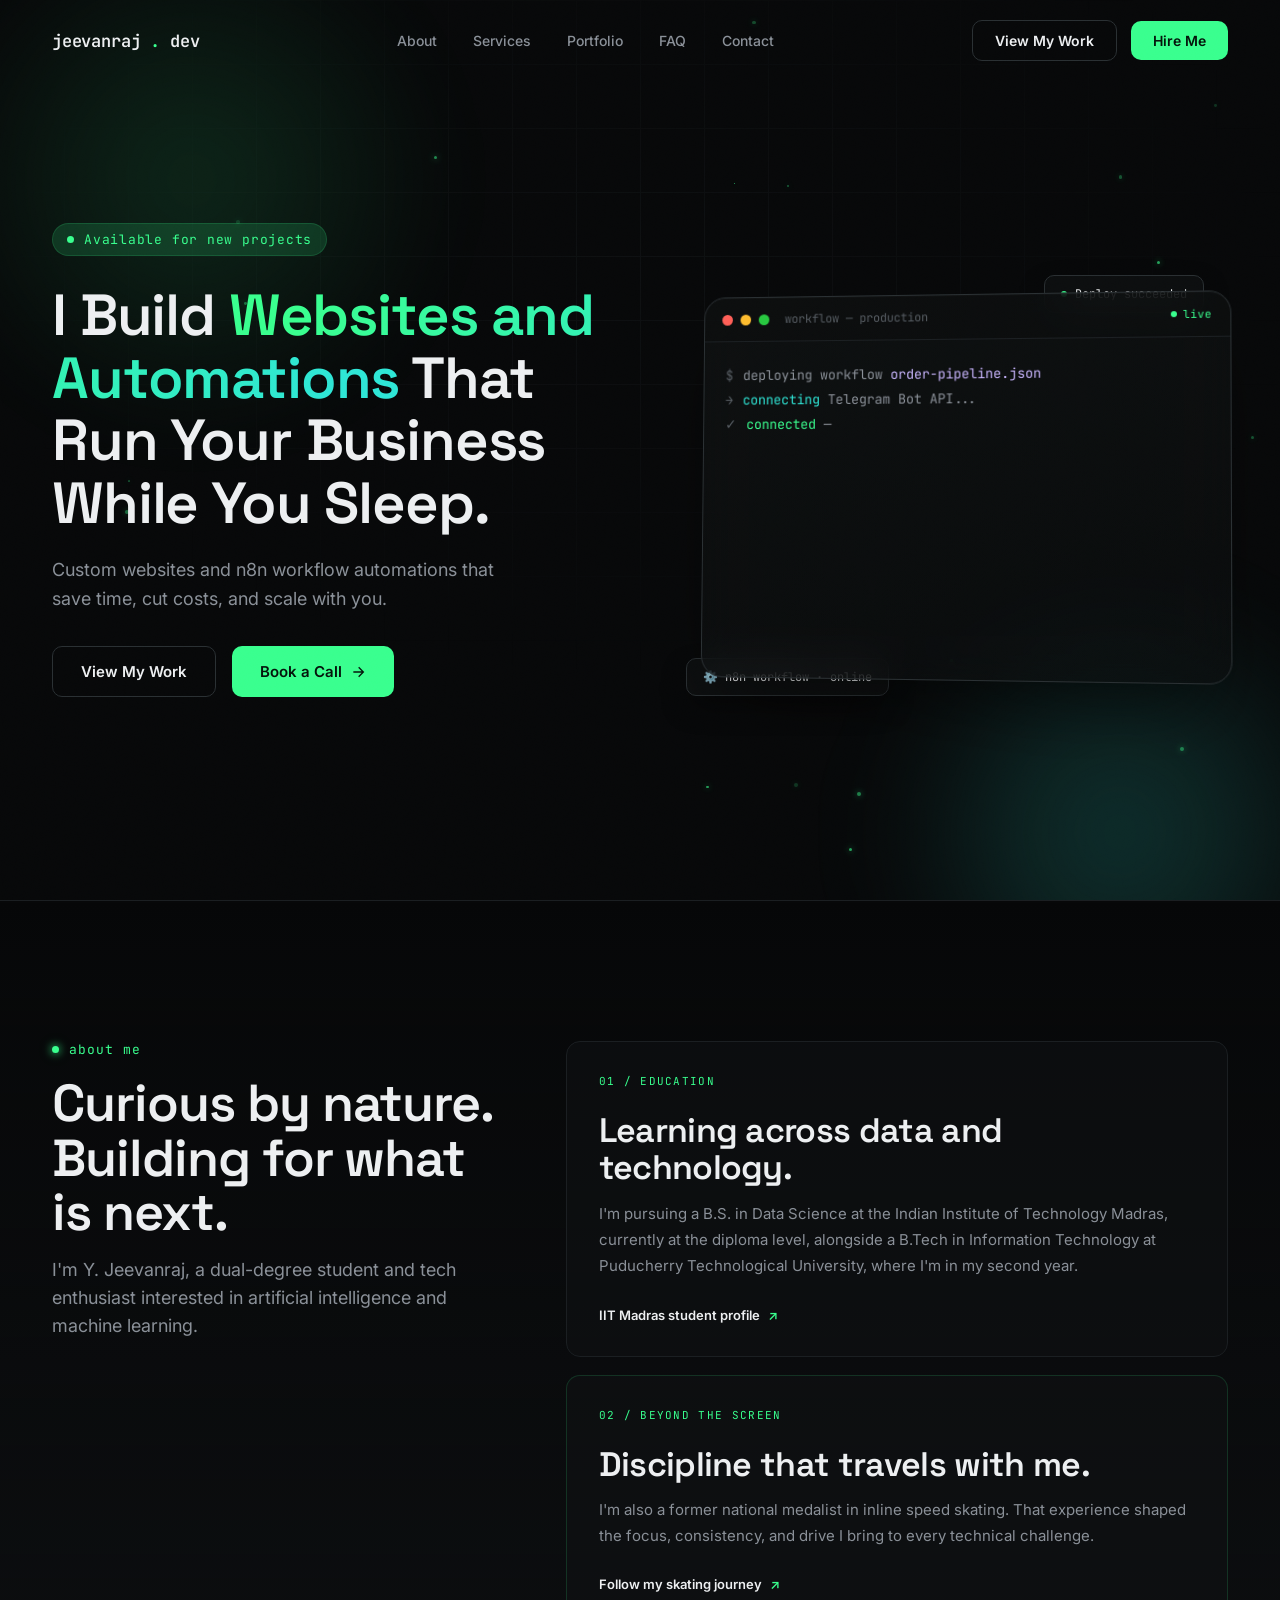
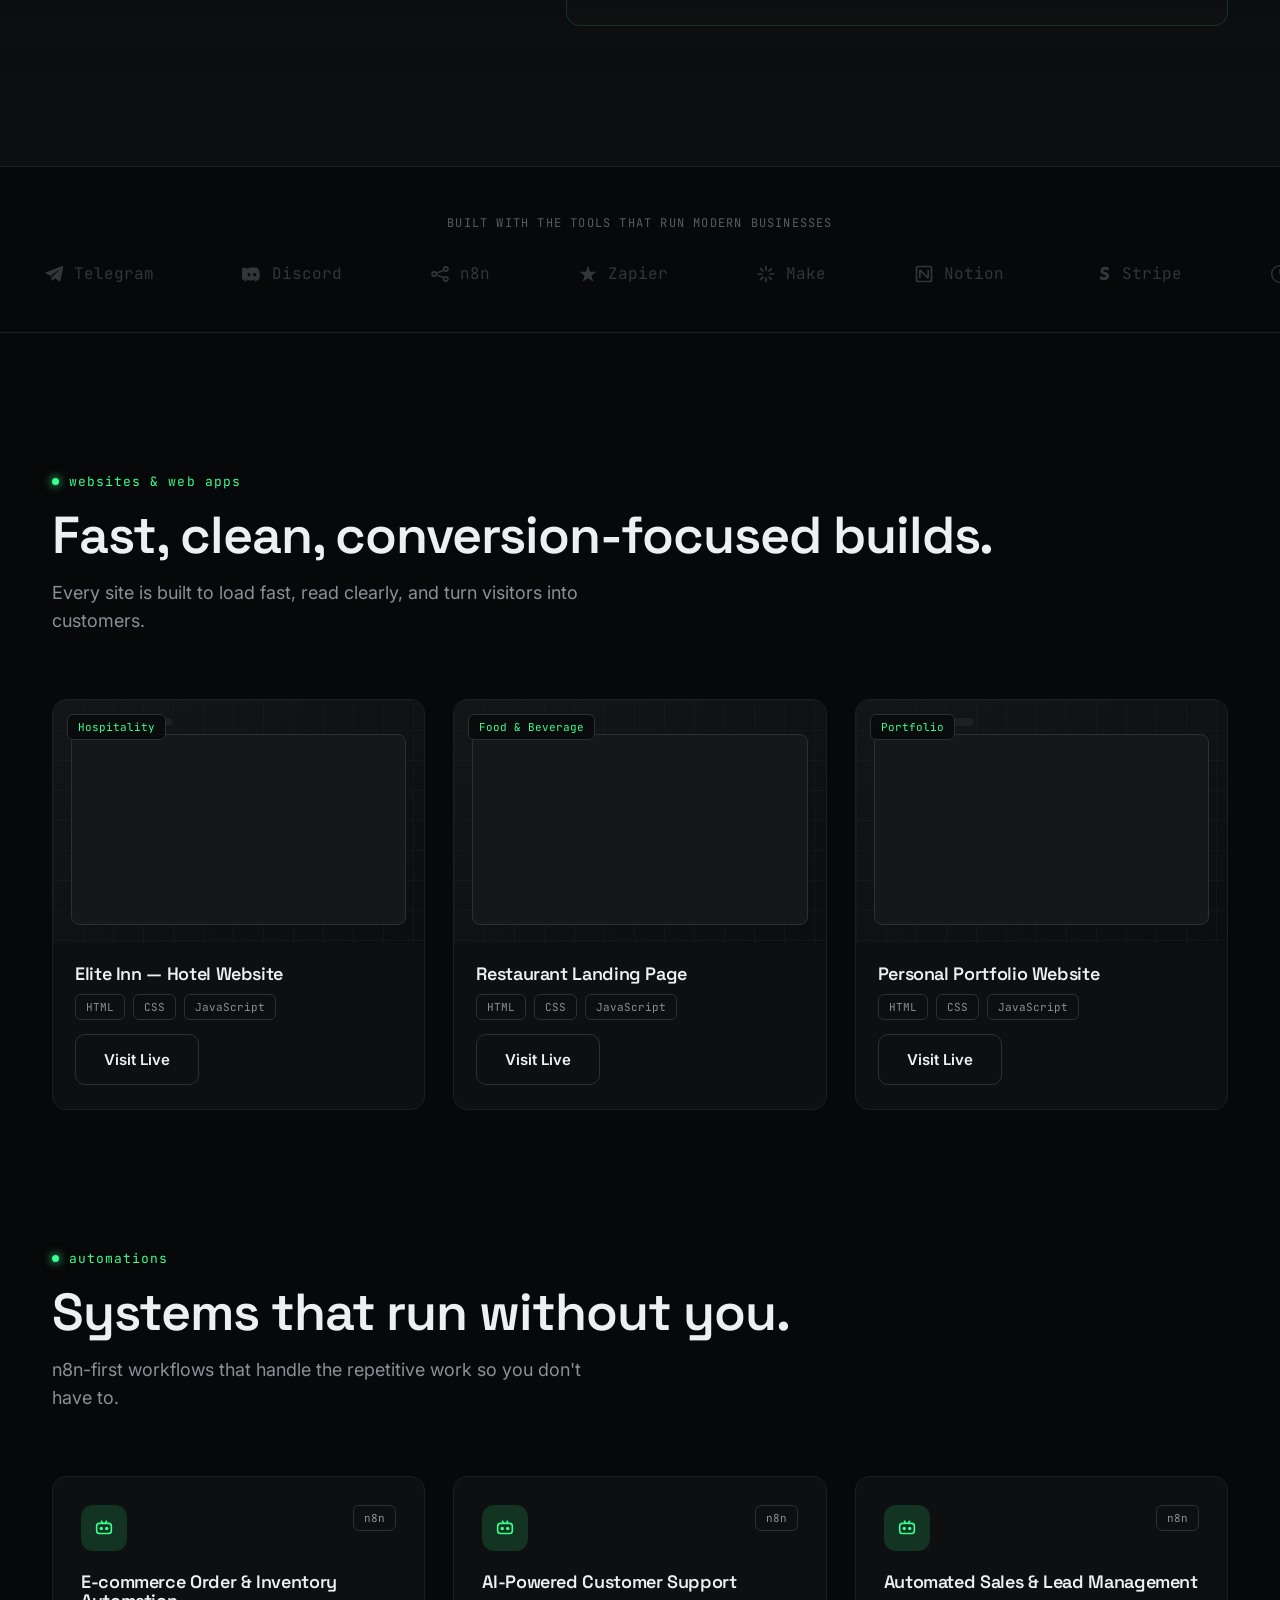
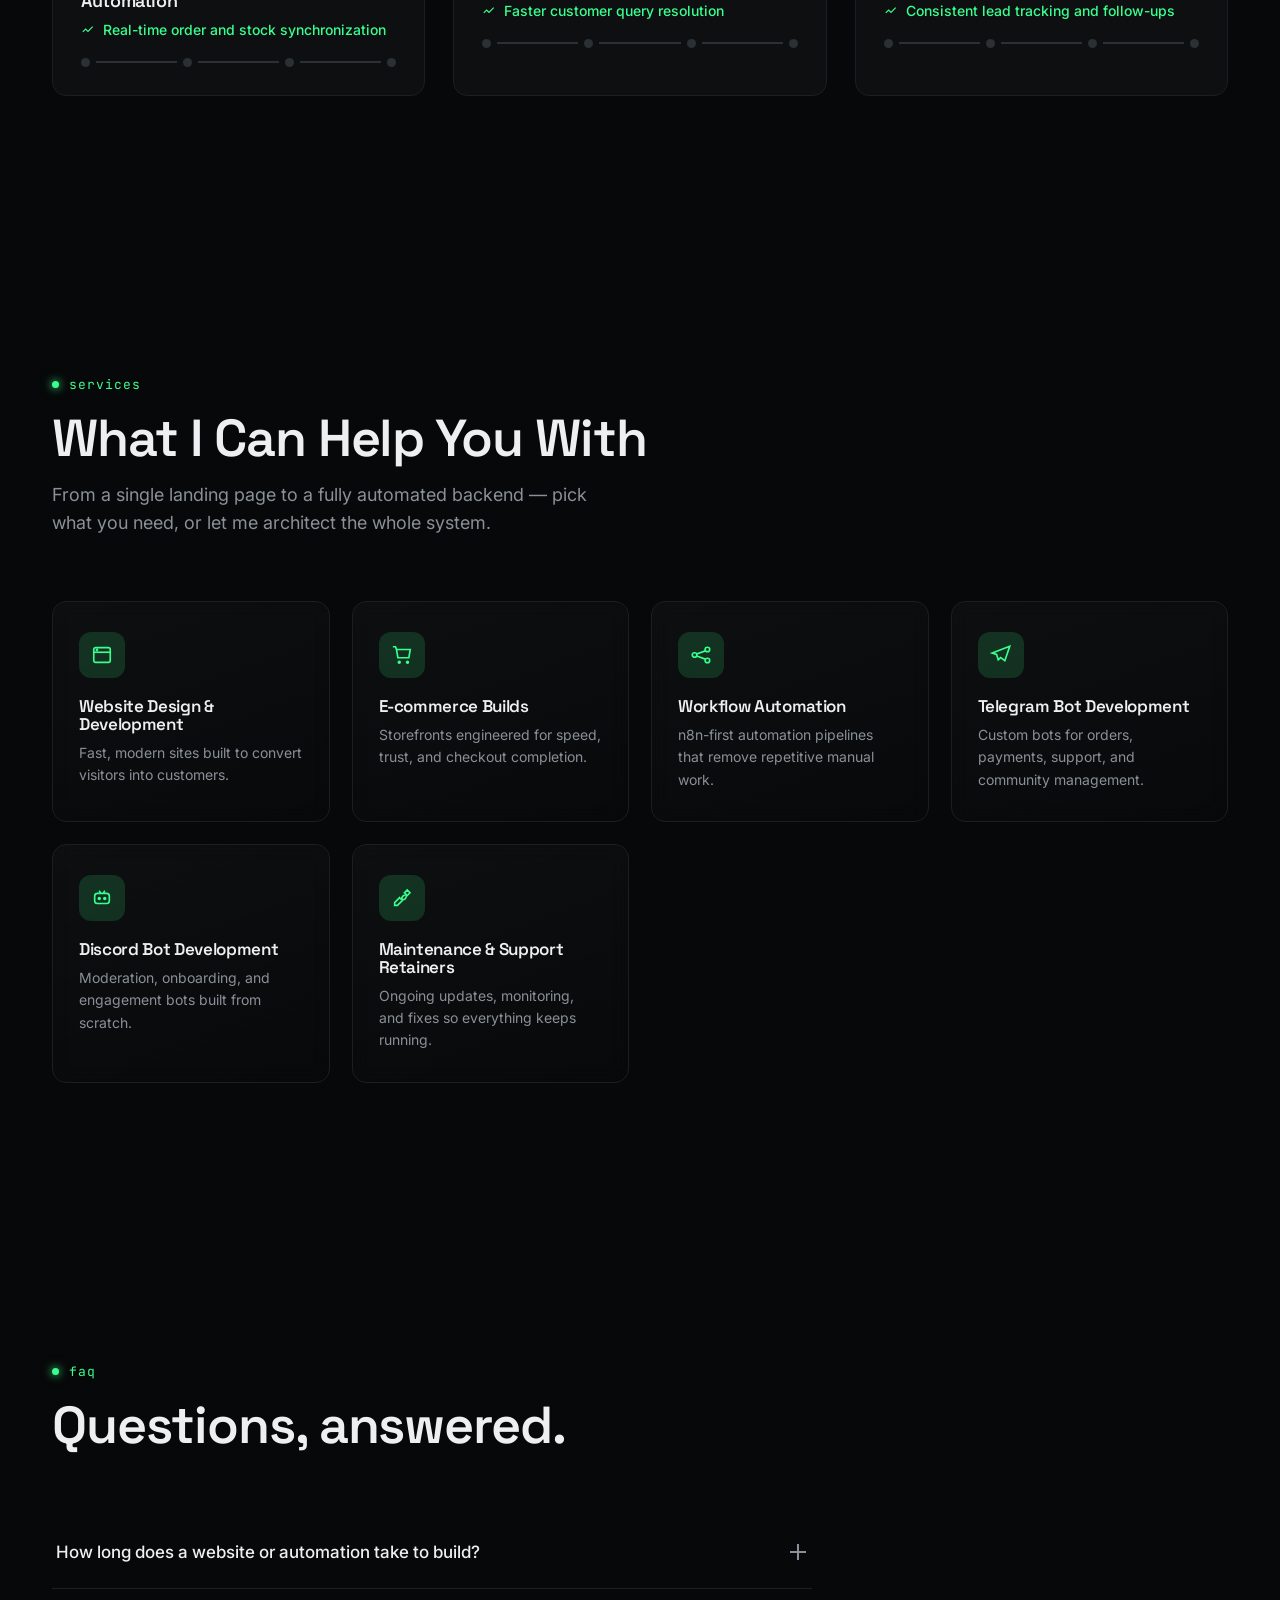
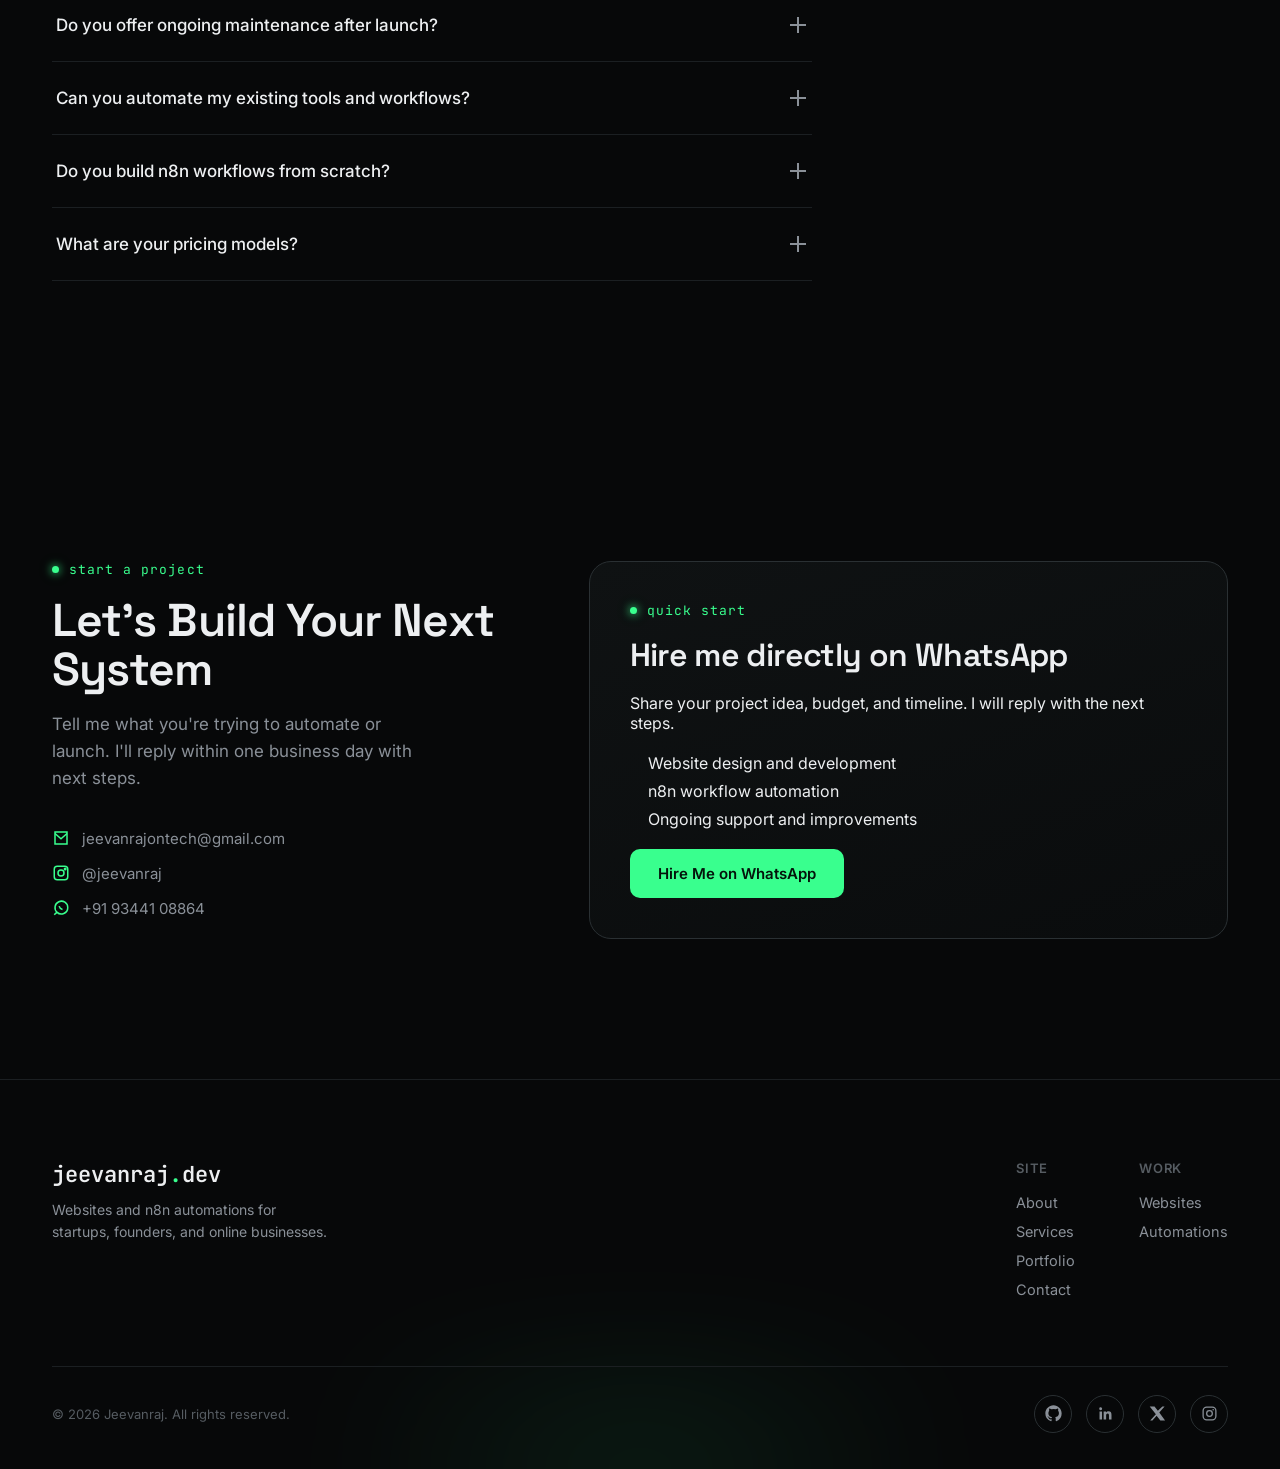
<file: index.html>
<!DOCTYPE html>
<html lang="en">

<head>
  <meta charset="UTF-8">
  <meta name="viewport" content="width=device-width, initial-scale=1.0">
  <title>Jeevanraj — Websites & Automations That Run Your Business</title>
  <meta name="description"
    content="Jeevanraj builds production websites and n8n workflow automations for startups and online businesses.">
  <link rel="preconnect" href="https://fonts.googleapis.com">
  <link rel="preconnect" href="https://fonts.gstatic.com" crossorigin>
  <link
    href="https://fonts.googleapis.com/css2?family=Space+Grotesk:wght@400;500;600;700&family=Inter:wght@400;500;600;700;800&family=JetBrains+Mono:wght@400;500;600&display=swap"
    rel="stylesheet">
  <link rel="stylesheet" href="style.css">

</head>

<body>
  <div class="grain"></div>
  <div class="cursor-glow" id="cursorGlow"></div>

  <nav class="nav" id="nav">
    <div class="container nav-inner">
      <a href="#hero" class="logo">jeevanraj<span class="dot">.</span>dev</a>
      <div class="nav-links">
        <a href="#about">About</a>
        <a href="#services">Services</a>
        <a href="#websites">Portfolio</a>
                <a href="#faq">FAQ</a>
        <a href="#contact">Contact</a>
      </div>
      <div class="nav-cta">
        <a href="#websites" class="btn btn-secondary">View My Work</a>
        <a href="https://wa.me/919344108864" target="_blank" rel="noopener" class="btn btn-primary magnetic">Hire Me</a>
      </div>
      <button class="nav-toggle" id="navToggle" aria-label="Toggle menu">
        <span></span><span></span><span></span>
      </button>
    </div>
  </nav>

  <div class="mobile-menu" id="mobileMenu">
    <a href="#about">About</a>
    <a href="#services">Services</a>
    <a href="#websites">Portfolio</a>
        <a href="#faq">FAQ</a>
    <a href="#contact">Contact</a>
  </div>

  <section class="hero" id="hero">
    <div class="hero-grid-bg"></div>
    <div class="hero-glow-1"></div>
    <div class="hero-glow-2"></div>
    <div id="particleField"></div>
    <div class="container hero-inner">
      <div>
        <div class="hero-eyebrow"><span class="pulse"></span> Available for new projects</div>
        <h1>I Build <span class="grad">Websites and Automations</span> That Run Your Business While You Sleep.
        </h1>
        <p class="hero-sub">Custom websites and n8n workflow automations that save time, cut costs, and scale with you.</p>
        <div class="hero-actions">
          <a href="#websites" class="btn btn-secondary magnetic">View My Work</a>
          <a href="#contact" class="btn btn-primary magnetic">Book a Call
            <svg viewBox="0 0 24 24" fill="none" stroke="currentColor" stroke-width="2">
              <path d="M5 12h14M13 5l7 7-7 7" />
            </svg>
          </a>
        </div>
      </div>

      <div class="terminal-wrap">
        <div class="terminal-float-tag t1"><span class="dot-live"></span>Deploy succeeded</div>
        <div class="terminal-float-tag t2">⚙️ n8n workflow · online</div>
        <div class="terminal">
          <div class="terminal-bar">
            <span class="terminal-dot" style="background:#FF5F57;"></span>
            <span class="terminal-dot" style="background:#FEBC2E;"></span>
            <span class="terminal-dot" style="background:#28C840;"></span>
            <span class="terminal-title">workflow — production</span>
            <span class="terminal-status"><span class="dot-live"></span>live</span>
          </div>
          <div class="terminal-body" id="terminalBody"></div>
        </div>
      </div>
    </div>
  </section>

  <!-- ABOUT -->
  <section class="about-section" id="about">
    <div class="container about-inner">
      <div class="section-head reveal">
        <div class="eyebrow">about me</div>
        <h2 class="section-title">Curious by nature. Building for what is next.</h2>
        <p class="section-sub">I'm Y. Jeevanraj, a dual-degree student and tech enthusiast interested in artificial intelligence and machine learning.</p>
      </div>
      <div class="about-content reveal-stagger">
        <article class="about-card">
          <div class="about-card-label">01 / education</div>
          <h3>Learning across data and technology.</h3>
          <p>I'm pursuing a B.S. in Data Science at the Indian Institute of Technology Madras, currently at the diploma level, alongside a B.Tech in Information Technology at Puducherry Technological University, where I'm in my second year.</p>
          <div class="about-links">
            <a href="https://app.onlinedegree.iitm.ac.in/student/25F2002175#" target="_blank" rel="noopener">IIT Madras student profile <span>↗</span></a>
          </div>
        </article>
        <article class="about-card about-card-accent">
          <div class="about-card-label">02 / beyond the screen</div>
          <h3>Discipline that travels with me.</h3>
          <p>I'm also a former national medalist in inline speed skating. That experience shaped the focus, consistency, and drive I bring to every technical challenge.</p>
          <div class="about-links">
            <a href="https://instagram.com/jeevansk8er_601" target="_blank" rel="noopener">Follow my skating journey <span>↗</span></a>
          </div>
        </article>
      </div>
    </div>
  </section>

  <!-- TRUST BAR -->
  <section class="trust-bar">
    <div class="container">
      <div class="trust-label">Built with the tools that run modern businesses</div>
    </div>
    <div class="marquee-track" id="marqueeTrack"></div>
  </section>

  <!-- LIGHTBOX -->
  <div class="lightbox" id="lightbox">
    <button class="lightbox-close" id="lightboxClose" aria-label="Close">
      <svg viewBox="0 0 24 24" fill="none" stroke="currentColor" stroke-width="2">
        <path d="M6 6l12 12M18 6L6 18" />
      </svg>
    </button>
    <div class="lightbox-content" id="lightboxContent"></div>
  </div>

  <!-- WEBSITE PORTFOLIO -->
  <section class="portfolio-section" id="websites">
    <div class="container">
      <div class="section-head reveal">
        <div class="eyebrow">websites & web apps</div>
        <h2 class="section-title">Fast, clean, conversion-focused builds.</h2>
        <p class="section-sub">Every site is built to load fast, read clearly, and turn visitors into customers.</p>
      </div>
      <div class="portfolio-grid reveal-stagger" id="websiteGrid"></div>
    </div>
  </section>

  <!-- AUTOMATION PORTFOLIO -->
  <section class="portfolio-section" id="automations" style="padding-top:0;">
    <div class="container">
      <div class="section-head reveal">
        <div class="eyebrow">automations</div>
        <h2 class="section-title">Systems that run without you.</h2>
        <p class="section-sub">n8n-first workflows that handle the repetitive work so you don't have to.</p>
      </div>
      <div class="portfolio-grid reveal-stagger" id="botGrid"></div>
    </div>
  </section>

  <!-- RESULTS (hidden for now)
  <section class="results" id="results">
    <div class="results-glow"></div>
    <div class="container">
      <div class="section-head reveal" style="text-align:center; margin:0 auto 64px;">
        <div class="eyebrow" style="justify-content:center;">results that matter</div>
        <h2 class="section-title">The numbers behind the work.</h2>
      </div>
      <div class="results-grid reveal-stagger">
        <div class="result-card">
          <div class="result-num"><span class="count-up" data-target="100">0</span>+</div>
          <div class="result-label">Projects Completed</div>
        </div>
        <div class="result-card">
          <div class="result-num"><span class="count-up" data-target="30">0</span>+</div>
          <div class="result-label">Bots & Automations Shipped</div>
        </div>
        <div class="result-card">
          <div class="result-num"><span class="count-up" data-target="97">0</span>%</div>
          <div class="result-label">Client Satisfaction</div>
        </div>
        <div class="result-card">
          <div class="result-num"><span class="count-up" data-target="3">0</span>+</div>
          <div class="result-label">Years Building</div>
        </div>
      </div>
    </div>
  </section>
  -->

  <!-- SERVICES -->
  <section class="services" id="services">
    <div class="container">
      <div class="section-head reveal">
        <div class="eyebrow">services</div>
        <h2 class="section-title">What I Can Help You With</h2>
        <p class="section-sub">From a single landing page to a fully automated backend — pick what you need, or let me
          architect the whole system.</p>
      </div>
      <div class="services-grid reveal-stagger" id="servicesGrid"></div>
    </div>
  </section>

  <!-- FAQ -->
  <section class="faq" id="faq">
    <div class="container">
      <div class="section-head reveal">
        <div class="eyebrow">faq</div>
        <h2 class="section-title">Questions, answered.</h2>
      </div>
      <div class="faq-list reveal" id="faqList"></div>
    </div>
  </section>

  <!-- CONTACT -->
  <section class="contact" id="contact">
    <div class="container contact-inner">
      <div class="contact-info reveal">
        <div class="eyebrow">start a project</div>
        <h2>Let's Build Your Next System</h2>
        <p>Tell me what you're trying to automate or launch. I'll reply within one business day with next steps.</p>
        <div class="contact-direct">
          <a href="mailto:jeevanrajontech@gmail.com">
            <svg viewBox="0 0 24 24" fill="none" stroke="currentColor" stroke-width="2">
              <path d="M4 4h16v16H4V4z" />
              <path d="M4 6l8 7 8-7" />
            </svg>
            jeevanrajontech@gmail.com
          </a>
          <a href="https://instagram.com/jeevanraj_601" target="_blank" rel="noopener">
            <svg viewBox="0 0 24 24" fill="none" stroke="currentColor" stroke-width="2">
              <rect x="3" y="3" width="18" height="18" rx="4" />
              <circle cx="12" cy="12" r="4" />
              <circle cx="17.5" cy="6.5" r="1" />
            </svg>
            @jeevanraj
          </a>

          <a href="https://wa.me/919344108864" target="_blank" rel="noopener">
            <svg viewBox="0 0 24 24" fill="none" stroke="currentColor" stroke-width="2">
              <path d="M21 11.5a8.5 8.5 0 0 1-14.5 6L3 21l3.8-3.3A8.5 8.5 0 1 1 21 11.5z" />
              <path d="M9.5 9.5c.5 2 2.5 4 4.5 4.5" />
            </svg>
            +91 93441 08864
          </a>
        </div>
      </div>

      <div class="form-card reveal" id="formCard">
        <div style="display:grid; gap:20px;">
          <div class="eyebrow" style="margin-bottom:0;">quick start</div>
          <h3 style="margin:0; font-size:clamp(1.4rem,2.6vw,2rem);">Hire me directly on WhatsApp</h3>
          <p style="margin:0; color:var(--muted);">Share your project idea, budget, and timeline. I will reply with the next steps.</p>
          <ul style="margin:0; padding-left:18px; color:var(--muted); display:grid; gap:8px;">
            <li>Website design and development</li>
            <li>n8n workflow automation</li>
            <li>Ongoing support and improvements</li>
          </ul>
          <a href="https://wa.me/919344108864?text=Hi%20Jeevanraj%2C%20I%20want%20to%20hire%20you%20for%20a%20project." target="_blank" rel="noopener" class="btn btn-primary magnetic" style="justify-content:center; width:fit-content;">
            Hire Me on WhatsApp
          </a>
        </div>
      </div>
    </div>
  </section>

  <!-- FOOTER -->
  <footer class="footer">
    <div class="footer-glow"></div>
    <div class="container">
      <div class="footer-top">
        <div>
          <div class="footer-brand">jeevanraj<span style="color:var(--accent);">.</span>dev</div>
          <p class="footer-tag">Websites and n8n automations for startups, founders, and online businesses.</p>
        </div>
        <div class="footer-cols">
          <div class="footer-col">
            <h5>Site</h5>
            <a href="#about">About</a>
            <a href="#services">Services</a>
            <a href="#websites">Portfolio</a>
            <a href="#contact">Contact</a>
          </div>
          <div class="footer-col">
            <h5>Work</h5>
            <a href="#websites">Websites</a>
            <a href="#automations">Automations</a>
          </div>
        </div>
      </div>
      <div class="footer-bottom">
        <span>© 2026 Jeevanraj. All rights reserved.</span>
        <div class="footer-socials">
          <a href="https://github.com/jeevan-601" target="_blank" rel="noopener" aria-label="GitHub"><svg
              viewBox="0 0 24 24" fill="currentColor">
              <path
                d="M12 .5C5.65.5.5 5.65.5 12a11.5 11.5 0 008 10.96c.58.1.79-.25.79-.56v-2.18c-3.23.7-3.9-1.56-3.9-1.56-.53-1.34-1.29-1.7-1.29-1.7-1.06-.72.08-.7.08-.7 1.17.08 1.78 1.2 1.78 1.2 1.04 1.77 2.72 1.26 3.39.96.1-.75.4-1.26.73-1.55-2.58-.29-5.29-1.29-5.29-5.74 0-1.27.45-2.3 1.2-3.12-.12-.29-.52-1.48.12-3.08 0 0 .98-.31 3.2 1.18a11.1 11.1 0 015.83 0c2.22-1.5 3.2-1.18 3.2-1.18.64 1.6.24 2.79.12 3.08.75.82 1.2 1.85 1.2 3.12 0 4.46-2.72 5.44-5.31 5.73.42.36.78 1.08.78 2.18v3.24c0 .31.21.67.8.56A11.5 11.5 0 0023.5 12c0-6.35-5.15-11.5-11.5-11.5z" />
            </svg></a>
          <a href="https://linkedin.com/in/jeevanraj601" target="_blank" rel="noopener" aria-label="LinkedIn"><svg
              viewBox="0 0 24 24" fill="currentColor">
              <path
                d="M20.45 20.45h-3.55v-5.57c0-1.33-.02-3.03-1.85-3.03-1.85 0-2.14 1.45-2.14 2.94v5.66H9.36V9h3.41v1.56h.05c.48-.9 1.64-1.85 3.37-1.85 3.6 0 4.27 2.37 4.27 5.46v6.28zM5.34 7.43a2.07 2.07 0 110-4.13 2.07 2.07 0 010 4.13zM7.12 20.45H3.56V9h3.56v11.45z" />
            </svg></a>
          <a href="https://x.com/Jeevanraj_601" target="_blank" rel="noopener" aria-label="Twitter/X"><svg
              viewBox="0 0 24 24" fill="currentColor">
              <path d="M18.9 2H22l-7.5 8.6L22.7 22H16l-5.2-6.8L4.8 22H1.7l8-9.1L1 2h6.8l4.7 6.2L18.9 2z" />
            </svg></a>
          <a href="https://instagram.com/jeevanraj_601" target="_blank" rel="noopener" aria-label="Instagram"><svg
              viewBox="0 0 24 24" fill="none" stroke="currentColor" stroke-width="1.8">
              <rect x="3" y="3" width="18" height="18" rx="5" />
              <circle cx="12" cy="12" r="4" />
              <circle cx="17.2" cy="6.8" r="1.1" fill="currentColor" stroke="none" />
            </svg></a>
        </div>
      </div>
    </div>
  </footer>
  <script src="script.js"></script>

</body>

</html>
</file>
<file: style.css>
:root {
    --bg: #070809;
    --bg-raised: #0D0F11;
    --bg-panel: #10131480;
    --border: #1B1F22;
    --border-hover: #2A3033;
    --text: #EDEFF1;
    --text-secondary: #8A9098;
    --text-tertiary: #565C62;
    --accent: #39FF8E;
    --accent-cyan: #2EE6D6;
    --accent-dim: #39FF8E26;
    --accent-glow: #39FF8E40;
    --danger: #FF6B6B;
    --radius-sm: 8px;
    --radius-md: 14px;
    --radius-lg: 22px;
    --font-display: 'Space Grotesk', sans-serif;
    --font-body: 'Inter', sans-serif;
    --font-mono: 'JetBrains Mono', monospace;
    --ease: cubic-bezier(.16, 1, .3, 1);
    --container: 1240px;
}

* {
    margin: 0;
    padding: 0;
    box-sizing: border-box;
}

html {
    scroll-behavior: smooth;
    scrollbar-width: none;
    -ms-overflow-style: none;
}

html::-webkit-scrollbar {
    display: none;
}

@media (prefers-reduced-motion: reduce) {
    html {
        scroll-behavior: auto;
    }

    * {
        animation-duration: .001s !important;
        animation-iteration-count: 1 !important;
        transition-duration: .001s !important;
    }
}

body {
    background: var(--bg);
    color: var(--text);
    font-family: var(--font-body);
    -webkit-font-smoothing: antialiased;
    overflow-x: hidden;
    position: relative;
}

::selection {
    background: var(--accent-dim);
    color: var(--accent);
}

a {
    color: inherit;
    text-decoration: none;
}

ul {
    list-style: none;
}

button {
    font-family: inherit;
    cursor: pointer;
    border: none;
    background: none;
    color: inherit;
}

img {
    display: block;
    max-width: 100%;
}

/* grain overlay */
.grain {
    position: fixed;
    inset: 0;
    z-index: 9999;
    pointer-events: none;
    opacity: .035;
    mix-blend-mode: overlay;
    background-image: url("data:image/svg+xml,%3Csvg xmlns='http://www.w3.org/2000/svg' width='160' height='160'%3E%3Cfilter id='n'%3E%3CfeTurbulence type='fractalNoise' baseFrequency='0.9' numOctaves='2' stitchTiles='stitch'/%3E%3C/filter%3E%3Crect width='100%25' height='100%25' filter='url(%23n)'/%3E%3C/svg%3E");
}

/* mouse glow */
.cursor-glow {
    position: fixed;
    top: 0;
    left: 0;
    width: 520px;
    height: 520px;
    pointer-events: none;
    z-index: 1;
    background: radial-gradient(circle, var(--accent-glow) 0%, transparent 70%);
    transform: translate(-50%, -50%);
    opacity: 0;
    transition: opacity .4s var(--ease);
    filter: blur(20px);
}

.container {
    max-width: var(--container);
    margin: 0 auto;
    padding: 0 32px;
}

@media (max-width:768px) {
    .container {
        padding: 0 20px;
    }
}

section {
    position: relative;
    z-index: 2;
}

/* reveal anim */
.reveal {
    opacity: 0;
    transform: translateY(28px);
    transition: opacity .8s var(--ease), transform .8s var(--ease);
}

.reveal.in {
    opacity: 1;
    transform: translateY(0);
}

.reveal-stagger>* {
    opacity: 0;
    transform: translateY(24px);
    transition: opacity .7s var(--ease), transform .7s var(--ease);
}

.reveal-stagger.in>* {
    opacity: 1;
    transform: translateY(0);
}

.reveal-stagger.in>*:nth-child(1) {
    transition-delay: .05s;
}

.reveal-stagger.in>*:nth-child(2) {
    transition-delay: .12s;
}

.reveal-stagger.in>*:nth-child(3) {
    transition-delay: .19s;
}

.reveal-stagger.in>*:nth-child(4) {
    transition-delay: .26s;
}

.reveal-stagger.in>*:nth-child(5) {
    transition-delay: .33s;
}

.reveal-stagger.in>*:nth-child(6) {
    transition-delay: .40s;
}

.eyebrow {
    font-family: var(--font-mono);
    font-size: 13px;
    letter-spacing: .08em;
    color: var(--accent);
    display: flex;
    align-items: center;
    gap: 10px;
    margin-bottom: 18px;
    text-transform: lowercase;
}

.eyebrow::before {
    content: '';
    width: 7px;
    height: 7px;
    border-radius: 50%;
    background: var(--accent);
    box-shadow: 0 0 8px var(--accent), 0 0 16px var(--accent-glow);
}

h1,
h2,
h3,
h4 {
    font-family: var(--font-display);
    font-weight: 600;
    letter-spacing: -0.02em;
    line-height: 1.05;
}

.section-title {
    font-size: clamp(32px, 4.2vw, 52px);
    color: var(--text);
    margin-bottom: 16px;
}

.section-sub {
    font-size: 18px;
    color: var(--text-secondary);
    max-width: 560px;
    line-height: 1.55;
    font-weight: 400;
}

.section-head {
    margin-bottom: 64px;
}

.btn {
    position: relative;
    display: inline-flex;
    align-items: center;
    justify-content: center;
    gap: 8px;
    font-family: var(--font-body);
    font-weight: 600;
    font-size: 15px;
    padding: 15px 28px;
    border-radius: 10px;
    transition: transform .35s var(--ease), box-shadow .35s var(--ease), background .35s var(--ease), border-color .35s var(--ease);
    white-space: nowrap;
}

.btn-primary {
    background: var(--accent);
    color: #04140B;
    box-shadow: 0 0 0 0 var(--accent-glow);
}

.btn-primary:hover {
    box-shadow: 0 8px 30px -4px var(--accent-glow), 0 0 0 1px var(--accent);
    transform: translateY(-2px);
}

.btn-secondary {
    background: transparent;
    color: var(--text);
    border: 1px solid var(--border-hover);
}

.btn-secondary:hover {
    border-color: var(--accent);
    color: var(--accent);
    transform: translateY(-2px);
    background: var(--accent-dim);
}

.magnetic {
    will-change: transform;
}

.btn svg {
    width: 16px;
    height: 16px;
}

/* ===== NAV ===== */
.nav {
    position: fixed;
    top: 0;
    left: 0;
    right: 0;
    z-index: 100;
    padding: 20px 0;
    transition: background .4s var(--ease), border-color .4s var(--ease), padding .4s var(--ease);
    border-bottom: 1px solid transparent;
}

.nav.scrolled {
    background: rgba(7, 8, 9, .78);
    backdrop-filter: blur(16px);
    -webkit-backdrop-filter: blur(16px);
    border-bottom-color: var(--border);
    padding: 14px 0;
}

.nav-inner {
    display: flex;
    align-items: center;
    justify-content: space-between;
}

.logo {
    font-family: var(--font-mono);
    font-size: 17px;
    font-weight: 600;
    color: var(--text);
    display: flex;
    align-items: center;
    gap: 10px;
    letter-spacing: -.01em;
}

.logo .dot {
    color: var(--accent);
}

.nav-links {
    display: flex;
    gap: 36px;
    font-size: 14px;
    color: var(--text-secondary);
    font-weight: 500;
}

.nav-links a {
    transition: color .25s var(--ease);
    position: relative;
}

.nav-links a:hover {
    color: var(--text);
}

.nav-links a::after {
    content: '';
    position: absolute;
    bottom: -6px;
    left: 0;
    width: 0;
    height: 1px;
    background: var(--accent);
    transition: width .3s var(--ease);
}

.nav-links a:hover::after {
    width: 100%;
}

.nav-cta {
    display: flex;
    align-items: center;
    gap: 14px;
}

.nav-cta .btn {
    padding: 11px 22px;
    font-size: 14px;
}

.nav-toggle {
    display: none;
    flex-direction: column;
    gap: 5px;
    width: 28px;
    z-index: 101;
}

.nav-toggle span {
    height: 2px;
    width: 100%;
    background: var(--text);
    border-radius: 2px;
    transition: .3s var(--ease);
}

.nav-toggle.open span:nth-child(1) {
    transform: translateY(7px) rotate(45deg);
}

.nav-toggle.open span:nth-child(2) {
    opacity: 0;
}

.nav-toggle.open span:nth-child(3) {
    transform: translateY(-7px) rotate(-45deg);
}

.mobile-menu {
    position: fixed;
    inset: 0;
    background: var(--bg);
    z-index: 99;
    display: flex;
    flex-direction: column;
    align-items: center;
    justify-content: center;
    gap: 32px;
    opacity: 0;
    visibility: hidden;
    transition: opacity .4s var(--ease);
}

.mobile-menu.open {
    opacity: 1;
    visibility: visible;
}

.mobile-menu a {
    font-family: var(--font-display);
    font-size: 28px;
}

@media (max-width:860px) {
    .nav-links {
        display: none;
    }

    .nav-cta .btn-secondary {
        display: none;
    }

    .nav-toggle {
        display: flex;
    }
}

/* ===== HERO ===== */
.hero {
    min-height: 100vh;
    display: flex;
    align-items: center;
    padding: 128px 0 56px;
    position: relative;
    overflow: hidden;
}

.hero-grid-bg {
    position: absolute;
    inset: 0;
    z-index: 0;
    background-image:
        linear-gradient(var(--border) 1px, transparent 1px),
        linear-gradient(90deg, var(--border) 1px, transparent 1px);
    background-size: 64px 64px;
    opacity: .4;
    mask-image: radial-gradient(ellipse 70% 60% at 50% 30%, black 0%, transparent 75%);
    animation: gridDrift 40s linear infinite;
}

@keyframes gridDrift {
    0% {
        background-position: 0 0;
    }

    100% {
        background-position: 64px 64px;
    }
}

.hero-glow-1 {
    position: absolute;
    top: -10%;
    left: -10%;
    width: 50%;
    height: 60%;
    z-index: 0;
    background: radial-gradient(circle, var(--accent-glow) 0%, transparent 65%);
    opacity: .5;
    filter: blur(40px);
    pointer-events: none;
}

.hero-glow-2 {
    position: absolute;
    bottom: -20%;
    right: -10%;
    width: 45%;
    height: 55%;
    z-index: 0;
    background: radial-gradient(circle, #2EE6D633 0%, transparent 65%);
    filter: blur(50px);
    pointer-events: none;
}

.particle {
    position: absolute;
    border-radius: 50%;
    background: var(--accent);
    pointer-events: none;
    z-index: 1;
    box-shadow: 0 0 6px var(--accent);
}

.hero-inner {
    display: grid;
    grid-template-columns: 1.05fr .95fr;
    gap: 56px;
    align-items: center;
    position: relative;
    z-index: 2;
}

.hero-eyebrow {
    font-family: var(--font-mono);
    font-size: 13px;
    color: var(--accent);
    letter-spacing: .06em;
    display: inline-flex;
    align-items: center;
    gap: 10px;
    padding: 7px 14px;
    border: 1px solid var(--accent-dim);
    border-radius: 100px;
    margin-bottom: 28px;
    background: var(--accent-dim);
}

.hero-eyebrow .pulse {
    width: 7px;
    height: 7px;
    border-radius: 50%;
    background: var(--accent);
    animation: pulse 2s ease-in-out infinite;
}

@keyframes pulse {

    0%,
    100% {
        box-shadow: 0 0 0 0 var(--accent-glow);
    }

    50% {
        box-shadow: 0 0 0 6px transparent;
    }
}

.hero h1 {
    font-size: clamp(36px, 4.6vw, 58px);
    line-height: 1.08;
    margin-bottom: 22px;
}

.hero h1 .grad {
    background: linear-gradient(98deg, var(--accent) 10%, var(--accent-cyan) 90%);
    -webkit-background-clip: text;
    background-clip: text;
    color: transparent;
}

.hero-sub {
    font-size: 18px;
    color: var(--text-secondary);
    line-height: 1.6;
    max-width: 480px;
    margin-bottom: 32px;
}

.hero-actions {
    display: flex;
    gap: 16px;
    margin-bottom: 52px;
    flex-wrap: wrap;
}

.hero-actions .btn-secondary {
    display: flex;
    align-items: center;
    gap: 8px;
}

.hero-stats {
    display: flex;
    gap: 48px;
    flex-wrap: wrap;
}

.hero-stat-num {
    font-family: var(--font-display);
    font-size: 34px;
    font-weight: 600;
    color: var(--text);
    display: flex;
    align-items: baseline;
    gap: 2px;
}

.hero-stat-num .plus {
    color: var(--accent);
    font-size: 24px;
}

.hero-stat-label {
    font-size: 13px;
    color: var(--text-tertiary);
    margin-top: 4px;
    font-weight: 500;
}

/* terminal panel */
.terminal-wrap {
    position: relative;
    perspective: 1400px;
}

.terminal {
    background: linear-gradient(165deg, #11141599, #0A0C0D99);
    border: 1px solid var(--border-hover);
    border-radius: var(--radius-lg);
    box-shadow: 0 30px 80px -20px #00000099, inset 0 1px 0 #ffffff0a;
    backdrop-filter: blur(20px);
    overflow: hidden;
    transform: rotateY(-6deg) rotateX(2deg);
    transition: transform .6s var(--ease), box-shadow .6s var(--ease);
}

.terminal:hover {
    transform: rotateY(-2deg) rotateX(0deg) scale(1.02) translateY(-4px);
    box-shadow: 0 40px 100px -20px #00000099, 0 0 60px -10px var(--accent-glow), inset 0 1px 0 #ffffff0a;
}

.terminal-bar {
    display: flex;
    align-items: center;
    gap: 8px;
    padding: 14px 18px;
    border-bottom: 1px solid var(--border);
    background: #0A0C0D80;
}

.terminal-dot {
    width: 11px;
    height: 11px;
    border-radius: 50%;
}

.terminal-bar .terminal-title {
    margin-left: 8px;
    font-family: var(--font-mono);
    font-size: 12px;
    color: var(--text-tertiary);
}

.terminal-status {
    margin-left: auto;
    font-family: var(--font-mono);
    font-size: 11px;
    color: var(--accent);
    display: flex;
    align-items: center;
    gap: 6px;
}

.terminal-status .dot-live {
    width: 6px;
    height: 6px;
    border-radius: 50%;
    background: var(--accent);
    animation: pulse 2s infinite;
}

.terminal-body {
    padding: 22px 22px 26px;
    font-family: var(--font-mono);
    font-size: 13.5px;
    line-height: 1.85;
    min-height: 340px;
}

.t-line {
    display: flex;
    gap: 10px;
    opacity: 0;
}

.t-line.show {
    opacity: 1;
}

.t-prefix {
    color: var(--text-tertiary);
    flex-shrink: 0;
}

.t-text {
    color: var(--text-secondary);
}

.t-text .ok {
    color: var(--accent);
}

.t-text .info {
    color: var(--accent-cyan);
}

.t-text .path {
    color: #C9B6FF;
}

.cursor-blink {
    display: inline-block;
    width: 7px;
    height: 14px;
    background: var(--accent);
    margin-left: 2px;
    animation: blink 1s step-end infinite;
    vertical-align: middle;
}

@keyframes blink {
    50% {
        opacity: 0;
    }
}

.terminal-float-tag {
    position: absolute;
    padding: 10px 16px;
    border-radius: 10px;
    background: #0D0F11ee;
    border: 1px solid var(--border-hover);
    font-family: var(--font-mono);
    font-size: 12px;
    color: var(--text);
    display: flex;
    align-items: center;
    gap: 8px;
    backdrop-filter: blur(10px);
    box-shadow: 0 12px 30px -8px #000000aa;
    animation: floatTag 5s ease-in-out infinite;
}

.terminal-float-tag.t1 {
    top: -18px;
    right: 24px;
    animation-delay: .2s;
}

.terminal-float-tag.t2 {
    bottom: -16px;
    left: -10px;
    animation-delay: 1.1s;
}

.terminal-float-tag .dot-live {
    width: 6px;
    height: 6px;
    border-radius: 50%;
    background: var(--accent);
}

@keyframes floatTag {

    0%,
    100% {
        transform: translateY(0);
    }

    50% {
        transform: translateY(-10px);
    }
}

@media (max-width:980px) {
    .hero-inner {
        grid-template-columns: 1fr;
        gap: 60px;
    }

    .terminal {
        transform: none;
    }

    .terminal:hover {
        transform: translateY(-4px);
    }

    .hero {
        padding-top: 120px;
    }
}

@media (max-width:560px) {
    .hero-stats {
        gap: 28px;
    }

    .hero-actions {
        flex-direction: column;
        width: 100%;
    }

    .hero-actions .btn {
        width: 100%;
    }
}

/* ===== MARQUEE / TRUST BAR ===== */
.about-section {
    padding: 140px 0;
    border-top: 1px solid var(--border);
    background: linear-gradient(180deg, transparent, var(--bg-raised));
}

.about-inner {
    display: grid;
    grid-template-columns: .8fr 1.2fr;
    gap: 72px;
    align-items: start;
}

.about-section .section-head {
    margin-bottom: 0;
    position: sticky;
    top: 120px;
}

.about-content {
    display: grid;
    gap: 18px;
}

.about-card {
    padding: 32px;
    border: 1px solid var(--border);
    border-radius: var(--radius-md);
    background: var(--bg-panel);
}

.about-card-accent {
    border-color: var(--accent-dim);
}

.about-card-label {
    margin-bottom: 24px;
    color: var(--accent);
    font-family: var(--font-mono);
    font-size: 11px;
    letter-spacing: .12em;
    text-transform: uppercase;
}

.about-card h3 {
    margin-bottom: 14px;
    font-family: var(--font-display);
    font-size: clamp(24px, 3vw, 34px);
    line-height: 1.1;
}

.about-card p {
    color: var(--text-secondary);
    font-size: 15px;
    line-height: 1.75;
}

.about-links {
    margin-top: 24px;
}

.about-links a {
    color: var(--text);
    font-size: 13px;
    font-weight: 600;
    transition: color .3s var(--ease);
}

.about-links a:hover {
    color: var(--accent);
}

.about-links span {
    color: var(--accent);
    margin-left: 5px;
}

@media (max-width:900px) {
    .about-inner {
        grid-template-columns: 1fr;
        gap: 48px;
    }

    .about-section .section-head {
        position: static;
    }
}

.trust-bar {
    padding: 48px 0;
    border-top: 1px solid var(--border);
    border-bottom: 1px solid var(--border);
    overflow: hidden;
}

.trust-label {
    text-align: center;
    font-family: var(--font-mono);
    font-size: 12px;
    color: var(--text-tertiary);
    letter-spacing: .1em;
    text-transform: uppercase;
    margin-bottom: 32px;
}

.marquee-track {
    display: flex;
    width: max-content;
    animation: scrollMarquee 32s linear infinite;
}

.trust-bar:hover .marquee-track {
    animation-play-state: paused;
}

@keyframes scrollMarquee {
    0% {
        transform: translateX(0);
    }

    100% {
        transform: translateX(-50%);
    }
}

.marquee-item {
    display: flex;
    align-items: center;
    gap: 10px;
    padding: 0 44px;
    font-family: var(--font-mono);
    font-size: 16px;
    color: var(--text-tertiary);
    white-space: nowrap;
    transition: color .3s var(--ease), opacity .3s var(--ease);
    opacity: .55;
}

.marquee-item:hover {
    color: var(--accent);
    opacity: 1;
}

.marquee-item svg {
    width: 20px;
    height: 20px;
    flex-shrink: 0;
}

/* ===== FEATURED BUILD ===== */
.featured {
    padding: 140px 0;
}

.featured-panel {
    position: relative;
    border-radius: var(--radius-lg);
    border: 1px solid var(--border-hover);
    background: linear-gradient(160deg, #0F1213, #0A0C0D);
    overflow: hidden;
    transition: transform .5s var(--ease), box-shadow .5s var(--ease), border-color .5s var(--ease);
    cursor: pointer;
}

.featured-panel:hover {
    transform: scale(1.012) translateY(-6px);
    box-shadow: 0 40px 100px -20px #00000099, 0 0 80px -10px var(--accent-glow);
    border-color: var(--accent-dim);
}

.featured-browser-bar {
    display: flex;
    align-items: center;
    gap: 10px;
    padding: 14px 18px;
    border-bottom: 1px solid var(--border);
    background: #0A0C0Da0;
}

.featured-browser-bar .url {
    flex: 1;
    text-align: center;
    font-family: var(--font-mono);
    font-size: 12px;
    color: var(--text-tertiary);
    background: #070809;
    border-radius: 6px;
    padding: 6px 0;
    margin: 0 80px;
}

.featured-visual {
    position: relative;
    aspect-ratio: 16/8.4;
    overflow: hidden;
    background: radial-gradient(circle at 30% 20%, #14181980, transparent 60%);
}

.featured-mockup {
    position: absolute;
    inset: 0;
    display: flex;
    align-items: center;
    justify-content: center;
    flex-direction: column;
    gap: 18px;
    padding: 40px;
}

.featured-mockup-grid {
    position: absolute;
    inset: 0;
    opacity: .5;
    background-image: linear-gradient(var(--border) 1px, transparent 1px), linear-gradient(90deg, var(--border) 1px, transparent 1px);
    background-size: 48px 48px;
}

.featured-fake-bars {
    display: flex;
    gap: 14px;
    width: 100%;
    max-width: 680px;
    z-index: 2;
}

.featured-fake-bars .bar {
    flex: 1;
    border-radius: 8px;
    background: #15181a;
    border: 1px solid var(--border-hover);
    overflow: hidden;
    position: relative;
}

.featured-fake-bars .bar .fill {
    position: absolute;
    bottom: 0;
    left: 0;
    right: 0;
    background: linear-gradient(180deg, var(--accent-cyan), var(--accent));
    opacity: .85;
}

.featured-cta-overlay {
    position: absolute;
    inset: 0;
    display: flex;
    align-items: center;
    justify-content: center;
    background: linear-gradient(180deg, transparent 40%, #070809cc 100%);
    opacity: 0;
    transition: opacity .4s var(--ease);
}

.featured-panel:hover .featured-cta-overlay {
    opacity: 1;
}

.featured-demo-btn {
    display: flex;
    align-items: center;
    gap: 10px;
    background: var(--accent);
    color: #04140B;
    font-weight: 600;
    font-size: 15px;
    padding: 14px 26px;
    border-radius: 10px;
    transform: translateY(16px);
    opacity: 0;
    transition: transform .4s var(--ease) .05s, opacity .4s var(--ease) .05s;
    box-shadow: 0 10px 40px -8px var(--accent-glow);
}

.featured-panel:hover .featured-demo-btn {
    transform: translateY(0);
    opacity: 1;
}

.featured-info {
    padding: 36px 40px 40px;
    display: flex;
    justify-content: space-between;
    align-items: flex-end;
    gap: 24px;
    flex-wrap: wrap;
}

.featured-info h3 {
    font-size: 28px;
    margin-bottom: 8px;
}

.featured-info p {
    color: var(--text-secondary);
    font-size: 15px;
    max-width: 480px;
    line-height: 1.6;
}

.featured-tags {
    display: flex;
    gap: 10px;
    flex-wrap: wrap;
}

.tag {
    font-family: var(--font-mono);
    font-size: 12px;
    padding: 6px 12px;
    border-radius: 6px;
    border: 1px solid var(--border-hover);
    color: var(--text-secondary);
    background: #0D0F1180;
}

@media (max-width:700px) {
    .featured-browser-bar .url {
        margin: 0 30px;
    }

    .featured-fake-bars {
        display: none;
    }
}

/* ===== LIGHTBOX ===== */
.lightbox {
    position: fixed;
    inset: 0;
    z-index: 500;
    background: rgba(5, 6, 7, .88);
    backdrop-filter: blur(20px);
    display: flex;
    align-items: center;
    justify-content: center;
    padding: 40px;
    opacity: 0;
    visibility: hidden;
    transition: opacity .45s var(--ease), visibility .45s var(--ease);
}

.lightbox.open {
    opacity: 1;
    visibility: visible;
}

.lightbox-content {
    max-width: 880px;
    width: 100%;
    max-height: 86vh;
    overflow-y: auto;
    background: linear-gradient(165deg, #101314, #0A0C0D);
    border: 1px solid var(--border-hover);
    border-radius: var(--radius-lg);
    padding: 48px;
    transform: scale(.94) translateY(20px);
    transition: transform .45s var(--ease);
    box-shadow: 0 60px 140px -30px #000000cc;
}

.lightbox.open .lightbox-content {
    transform: scale(1) translateY(0);
}

.lightbox-close {
    position: absolute;
    top: 28px;
    right: 32px;
    width: 42px;
    height: 42px;
    border-radius: 50%;
    border: 1px solid var(--border-hover);
    display: flex;
    align-items: center;
    justify-content: center;
    color: var(--text);
    transition: .3s var(--ease);
    background: #0D0F1199;
}

.lightbox-close:hover {
    border-color: var(--accent);
    color: var(--accent);
    transform: rotate(90deg);
}

.lightbox-close svg {
    width: 18px;
    height: 18px;
}

.lb-eyebrow {
    font-family: var(--font-mono);
    font-size: 12px;
    color: var(--accent);
    margin-bottom: 10px;
    letter-spacing: .06em;
}

.lightbox-content h3 {
    font-size: 30px;
    margin-bottom: 18px;
}

.lb-block {
    margin-bottom: 22px;
}

.lb-block h4 {
    font-size: 14px;
    color: var(--text);
    margin-bottom: 8px;
    font-family: var(--font-body);
    font-weight: 600;
}

.lb-block p {
    font-size: 15px;
    color: var(--text-secondary);
    line-height: 1.7;
}

.lb-metrics {
    display: flex;
    gap: 32px;
    margin: 28px 0;
    flex-wrap: wrap;
}

.lb-metric-num {
    font-family: var(--font-display);
    font-size: 28px;
    color: var(--accent);
}

.lb-metric-label {
    font-size: 12px;
    color: var(--text-tertiary);
    margin-top: 2px;
}

.lb-tags {
    display: flex;
    gap: 10px;
    flex-wrap: wrap;
    margin-top: 20px;
}

/* ===== PORTFOLIO GRID (shared) ===== */
.portfolio-section {
    padding: 140px 0;
}

.portfolio-grid {
    display: grid;
    grid-template-columns: repeat(3, 1fr);
    gap: 28px;
}

@media (max-width:980px) {
    .portfolio-grid {
        grid-template-columns: repeat(2, 1fr);
    }
}

@media (max-width:680px) {
    .portfolio-grid {
        grid-template-columns: 1fr;
    }
}

.proj-card {
    border-radius: var(--radius-md);
    border: 1px solid var(--border);
    background: var(--bg-raised);
    overflow: hidden;
    cursor: pointer;
    position: relative;
    transition: transform .45s var(--ease), border-color .45s var(--ease), box-shadow .45s var(--ease);
}

.proj-card:hover {
    transform: translateY(-8px);
    border-color: var(--accent-dim);
    box-shadow: 0 30px 60px -20px #000000bb, 0 0 0 1px var(--accent-dim), 0 0 40px -10px var(--accent-glow);
}

.proj-thumb {
    aspect-ratio: 16/10.5;
    position: relative;
    overflow: hidden;
    background: linear-gradient(150deg, #131617, #0B0D0E);
}

.proj-thumb-grid {
    position: absolute;
    inset: 0;
    opacity: .5;
    background-image: linear-gradient(var(--border) 1px, transparent 1px), linear-gradient(90deg, var(--border) 1px, transparent 1px);
    background-size: 30px 30px;
}

.proj-thumb-scene {
    position: absolute;
    inset: 0;
    display: flex;
    flex-direction: column;
    padding: 18px;
    gap: 8px;
}

.proj-thumb-scene .row {
    display: flex;
    gap: 8px;
}

.proj-thumb-scene .chip {
    height: 8px;
    border-radius: 4px;
    background: #1c2022;
}

.proj-thumb-scene .block {
    flex: 1;
    border-radius: 8px;
    background: #15181a;
    border: 1px solid var(--border-hover);
    position: relative;
    overflow: hidden;
}

.proj-thumb-scene .block .scan {
    position: absolute;
    top: 0;
    left: -100%;
    width: 60%;
    height: 100%;
    background: linear-gradient(90deg, transparent, var(--accent-dim), transparent);
    transition: left 1.1s var(--ease);
}

.proj-card:hover .block .scan {
    left: 140%;
}

.proj-cat {
    position: absolute;
    top: 14px;
    left: 14px;
    font-family: var(--font-mono);
    font-size: 11px;
    padding: 5px 10px;
    border-radius: 6px;
    background: #070809cc;
    border: 1px solid var(--border-hover);
    color: var(--accent);
    backdrop-filter: blur(6px);
}

.proj-body {
    padding: 22px 22px 24px;
}

.proj-body h4 {
    font-size: 18px;
    margin-bottom: 10px;
    font-family: var(--font-display);
}

.proj-tags {
    display: flex;
    gap: 8px;
    flex-wrap: wrap;
}

.proj-tags .tag {
    font-size: 11px;
    padding: 5px 10px;
}

/* automation cards */
.bot-card {
    border-radius: var(--radius-md);
    border: 1px solid var(--border);
    background: var(--bg-raised);
    padding: 28px;
    cursor: pointer;
    position: relative;
    overflow: hidden;
    transition: transform .45s var(--ease), border-color .45s var(--ease), box-shadow .45s var(--ease);
}

.bot-card:hover {
    transform: translateY(-8px);
    border-color: var(--accent-dim);
    box-shadow: 0 30px 60px -20px #000000bb, 0 0 40px -10px var(--accent-glow);
}

.bot-card-top {
    display: flex;
    justify-content: space-between;
    align-items: flex-start;
    margin-bottom: 22px;
}

.bot-icon {
    width: 46px;
    height: 46px;
    border-radius: 12px;
    background: var(--accent-dim);
    display: flex;
    align-items: center;
    justify-content: center;
    color: var(--accent);
    flex-shrink: 0;
}

.bot-icon svg {
    width: 22px;
    height: 22px;
}

.platform-tag {
    font-family: var(--font-mono);
    font-size: 11px;
    padding: 5px 10px;
    border-radius: 6px;
    border: 1px solid var(--border-hover);
    color: var(--text-secondary);
}

.bot-card h4 {
    font-size: 18px;
    margin-bottom: 10px;
    font-family: var(--font-display);
}

.bot-outcome {
    font-size: 14px;
    color: var(--accent);
    font-weight: 500;
    margin-bottom: 20px;
    display: flex;
    align-items: center;
    gap: 8px;
}

.bot-outcome svg {
    width: 14px;
    height: 14px;
}

.bot-flow {
    display: flex;
    align-items: center;
    gap: 6px;
}

.bot-flow .node {
    width: 9px;
    height: 9px;
    border-radius: 50%;
    background: var(--border-hover);
    transition: background .25s var(--ease), box-shadow .25s var(--ease);
    transition-delay: calc(var(--i) * .12s);
}

.bot-flow .line {
    flex: 1;
    height: 2px;
    background: var(--border-hover);
    transition: background .25s var(--ease);
    transition-delay: calc(var(--i) * .12s);
}

.bot-card:hover .node {
    background: var(--accent);
    box-shadow: 0 0 8px var(--accent-glow);
}

.bot-card:hover .line {
    background: var(--accent);
}

/* ===== RESULTS ===== */
.results {
    padding: 140px 0;
    border-top: 1px solid var(--border);
    border-bottom: 1px solid var(--border);
    position: relative;
    overflow: hidden;
}

.results-glow {
    position: absolute;
    top: 50%;
    left: 50%;
    width: 60%;
    height: 60%;
    transform: translate(-50%, -50%);
    background: radial-gradient(circle, var(--accent-glow) 0%, transparent 70%);
    opacity: .4;
    filter: blur(60px);
    pointer-events: none;
}

.results-grid {
    display: grid;
    grid-template-columns: repeat(4, 1fr);
    gap: 24px;
    position: relative;
    z-index: 2;
}

@media (max-width:900px) {
    .results-grid {
        grid-template-columns: repeat(2, 1fr);
    }
}

.result-card {
    text-align: center;
    padding: 44px 20px;
    border-radius: var(--radius-md);
    border: 1px solid var(--border);
    background: linear-gradient(160deg, #0F1213, #0A0C0D);
    transition: transform .4s var(--ease), border-color .4s var(--ease);
}

.result-card:hover {
    transform: translateY(-6px);
    border-color: var(--accent-dim);
}

.result-num {
    font-family: var(--font-display);
    font-size: clamp(34px, 4vw, 46px);
    color: var(--accent);
    margin-bottom: 8px;
}

.result-label {
    font-size: 14px;
    color: var(--text-secondary);
}

/* ===== SERVICES ===== */
.services {
    padding: 140px 0;
}

.services-grid {
    display: grid;
    grid-template-columns: repeat(4, 1fr);
    gap: 22px;
}

@media (max-width:980px) {
    .services-grid {
        grid-template-columns: repeat(2, 1fr);
    }
}

@media (max-width:560px) {
    .services-grid {
        grid-template-columns: 1fr;
    }
}

.service-card {
    padding: 30px 26px;
    border-radius: var(--radius-md);
    border: 1px solid var(--border);
    background: linear-gradient(160deg, #ffffff08, #ffffff02);
    backdrop-filter: blur(10px);
    transition: transform .4s var(--ease), border-color .4s var(--ease), background .4s var(--ease);
}

.service-card:hover {
    transform: translateY(-6px);
    border-color: var(--accent-dim);
    background: linear-gradient(160deg, #39FF8E12, #ffffff02);
}

.service-icon {
    width: 46px;
    height: 46px;
    border-radius: 12px;
    background: var(--accent-dim);
    color: var(--accent);
    display: flex;
    align-items: center;
    justify-content: center;
    margin-bottom: 20px;
    transition: transform .4s var(--ease);
}

.service-card:hover .service-icon {
    transform: scale(1.1) rotate(-4deg);
}

.service-icon svg {
    width: 22px;
    height: 22px;
}

.service-card h4 {
    font-size: 17px;
    margin-bottom: 8px;
    font-family: var(--font-display);
}

.service-card p {
    font-size: 14px;
    color: var(--text-secondary);
    line-height: 1.6;
}

/* ===== FAQ ===== */
.faq {
    padding: 140px 0;
}

.faq-list {
    max-width: 760px;
}

.faq-item {
    border-bottom: 1px solid var(--border);
}

.faq-q {
    width: 100%;
    display: flex;
    justify-content: space-between;
    align-items: center;
    gap: 20px;
    padding: 26px 4px;
    text-align: left;
    font-size: 17px;
    font-weight: 500;
    color: var(--text);
    font-family: var(--font-body);
    transition: color .3s var(--ease);
}

.faq-item:hover .faq-q {
    color: var(--accent);
}

.faq-icon {
    width: 20px;
    height: 20px;
    flex-shrink: 0;
    position: relative;
    transition: transform .4s var(--ease);
}

.faq-icon::before,
.faq-icon::after {
    content: '';
    position: absolute;
    background: var(--text-secondary);
    transition: background .3s var(--ease), transform .4s var(--ease);
}

.faq-icon::before {
    top: 9px;
    left: 2px;
    width: 16px;
    height: 2px;
}

.faq-icon::after {
    top: 2px;
    left: 9px;
    width: 2px;
    height: 16px;
}

.faq-item.open .faq-icon {
    transform: rotate(180deg);
}

.faq-item.open .faq-icon::after {
    transform: scaleY(0);
}

.faq-item.open .faq-q {
    color: var(--accent);
}

.faq-a {
    max-height: 0;
    overflow: hidden;
    transition: max-height .45s var(--ease);
}

.faq-a p {
    padding: 0 4px 26px;
    color: var(--text-secondary);
    font-size: 15px;
    line-height: 1.7;
    max-width: 640px;
}

/* ===== CONTACT ===== */
.contact {
    padding: 140px 0;
    position: relative;
}

.contact-inner {
    display: grid;
    grid-template-columns: .85fr 1.15fr;
    gap: 64px;
}

@media (max-width:900px) {
    .contact-inner {
        grid-template-columns: 1fr;
        gap: 48px;
    }
}

.contact-info h2 {
    font-size: clamp(32px, 4vw, 46px);
    margin-bottom: 18px;
}

.contact-info p {
    color: var(--text-secondary);
    font-size: 17px;
    line-height: 1.6;
    max-width: 380px;
    margin-bottom: 36px;
}

.contact-direct {
    display: flex;
    flex-direction: column;
    gap: 16px;
}

.contact-direct a {
    display: flex;
    align-items: center;
    gap: 12px;
    font-size: 15px;
    color: var(--text-secondary);
    transition: color .3s var(--ease);
}

.contact-direct a:hover {
    color: var(--accent);
}

.contact-direct svg {
    width: 18px;
    height: 18px;
    color: var(--accent);
}

.form-card {
    border-radius: var(--radius-lg);
    border: 1px solid var(--border-hover);
    background: linear-gradient(160deg, #0F1213, #0A0C0D);
    padding: 40px;
    position: relative;
    overflow: hidden;
}

.form-row {
    display: grid;
    grid-template-columns: 1fr 1fr;
    gap: 18px;
    margin-bottom: 18px;
}

@media (max-width:520px) {
    .form-row {
        grid-template-columns: 1fr;
    }
}

.field {
    display: flex;
    flex-direction: column;
    gap: 8px;
    margin-bottom: 18px;
}

.field label {
    font-size: 13px;
    color: var(--text-secondary);
    font-weight: 500;
}

.field input,
.field select,
.field textarea {
    background: #070809;
    border: 1px solid var(--border);
    border-radius: 9px;
    padding: 13px 14px;
    color: var(--text);
    font-family: var(--font-body);
    font-size: 14.5px;
    transition: border-color .3s var(--ease), box-shadow .3s var(--ease);
}

.field input:focus,
.field select:focus,
.field textarea:focus {
    outline: none;
    border-color: var(--accent);
    box-shadow: 0 0 0 3px var(--accent-dim);
}

.field textarea {
    resize: vertical;
    min-height: 110px;
    font-family: var(--font-body);
}

.field select {
    appearance: none;
    background-image: url("data:image/svg+xml,%3Csvg xmlns='http://www.w3.org/2000/svg' width='12' height='8' fill='none'%3E%3Cpath d='M1 1l5 5 5-5' stroke='%238A9098' stroke-width='1.5'/%3E%3C/svg%3E");
    background-repeat: no-repeat;
    background-position: right 14px center;
}

.form-submit {
    width: 100%;
    justify-content: center;
    margin-top: 6px;
    font-size: 16px;
    padding: 16px;
}

.form-success {
    position: absolute;
    inset: 0;
    background: linear-gradient(160deg, #0F1213, #0A0C0D);
    display: flex;
    flex-direction: column;
    align-items: center;
    justify-content: center;
    text-align: center;
    gap: 16px;
    padding: 40px;
    opacity: 0;
    visibility: hidden;
    transition: opacity .5s var(--ease), visibility .5s var(--ease);
}

.form-success.show {
    opacity: 1;
    visibility: visible;
}

.success-check {
    width: 64px;
    height: 64px;
    border-radius: 50%;
    background: var(--accent-dim);
    display: flex;
    align-items: center;
    justify-content: center;
    color: var(--accent);
}

.success-check svg {
    width: 30px;
    height: 30px;
}

.success-check {
    animation: popIn .5s var(--ease);
}

@keyframes popIn {
    0% {
        transform: scale(0);
    }

    70% {
        transform: scale(1.15);
    }

    100% {
        transform: scale(1);
    }
}

.form-success h3 {
    font-size: 22px;
}

.form-success p {
    color: var(--text-secondary);
    font-size: 14.5px;
    max-width: 320px;
}

/* ===== FOOTER ===== */
.footer {
    padding: 80px 0 36px;
    border-top: 1px solid var(--border);
    position: relative;
    overflow: hidden;
}

.footer-glow {
    position: absolute;
    bottom: -30%;
    left: 50%;
    transform: translateX(-50%);
    width: 70%;
    height: 60%;
    background: radial-gradient(circle, var(--accent-glow) 0%, transparent 70%);
    opacity: .3;
    filter: blur(60px);
    pointer-events: none;
}

.footer-top {
    display: flex;
    justify-content: space-between;
    align-items: flex-start;
    gap: 40px;
    flex-wrap: wrap;
    margin-bottom: 56px;
    position: relative;
    z-index: 2;
}

.footer-brand {
    font-family: var(--font-mono);
    font-size: 22px;
    font-weight: 600;
}

.footer-tag {
    color: var(--text-secondary);
    font-size: 14px;
    margin-top: 10px;
    max-width: 280px;
    line-height: 1.6;
}

.footer-cols {
    display: flex;
    gap: 64px;
    flex-wrap: wrap;
}

.footer-col h5 {
    font-size: 13px;
    color: var(--text-tertiary);
    text-transform: uppercase;
    letter-spacing: .06em;
    margin-bottom: 18px;
    font-weight: 600;
}

.footer-col a {
    display: block;
    font-size: 14.5px;
    color: var(--text-secondary);
    margin-bottom: 12px;
    transition: color .3s var(--ease);
}

.footer-col a:hover {
    color: var(--accent);
}

.footer-bottom {
    display: flex;
    justify-content: space-between;
    align-items: center;
    gap: 20px;
    flex-wrap: wrap;
    padding-top: 28px;
    border-top: 1px solid var(--border);
    font-size: 13px;
    color: var(--text-tertiary);
    position: relative;
    z-index: 2;
}

.footer-socials {
    display: flex;
    gap: 14px;
}

.footer-socials a {
    width: 38px;
    height: 38px;
    border-radius: 50%;
    border: 1px solid var(--border-hover);
    display: flex;
    align-items: center;
    justify-content: center;
    color: var(--text-secondary);
    transition: .3s var(--ease);
}

.footer-socials a:hover {
    border-color: var(--accent);
    color: var(--accent);
    background: var(--accent-dim);
    transform: translateY(-3px);
}

.footer-socials svg {
    width: 17px;
    height: 17px;
}
</file>
